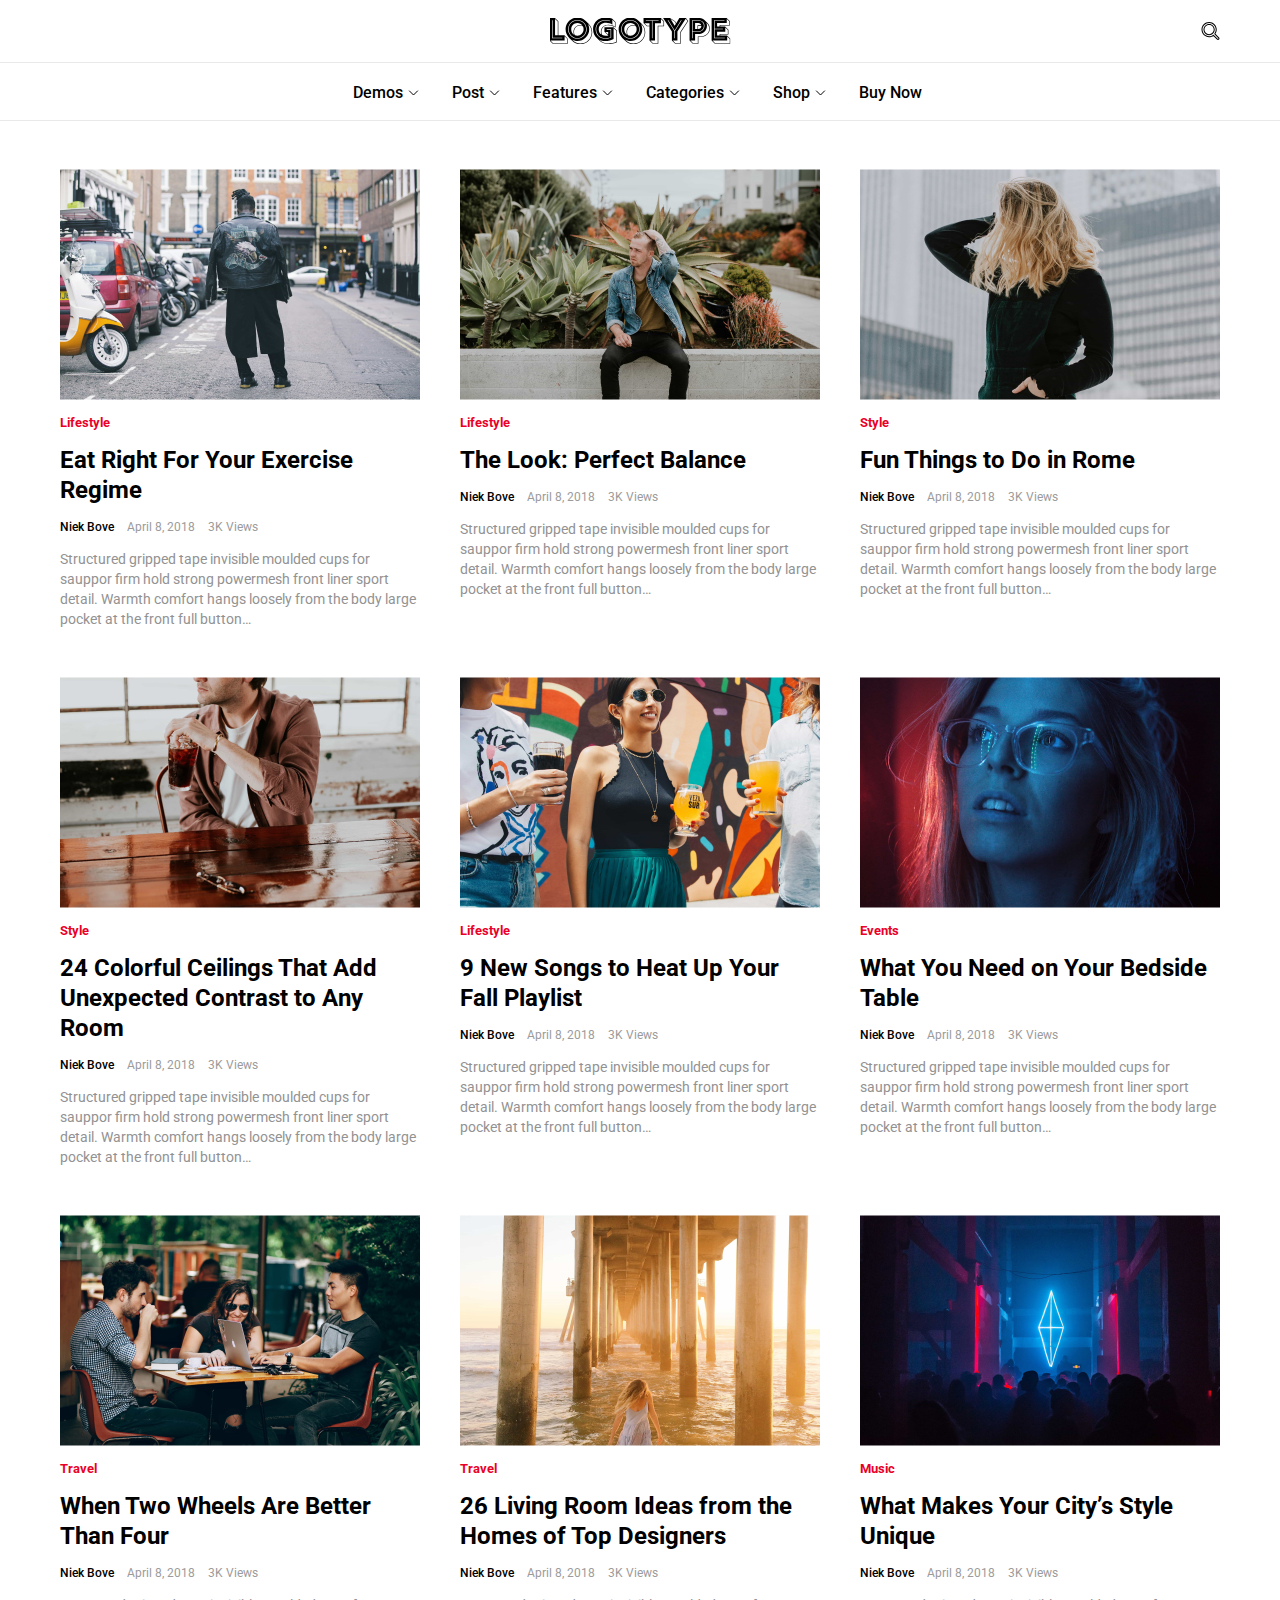
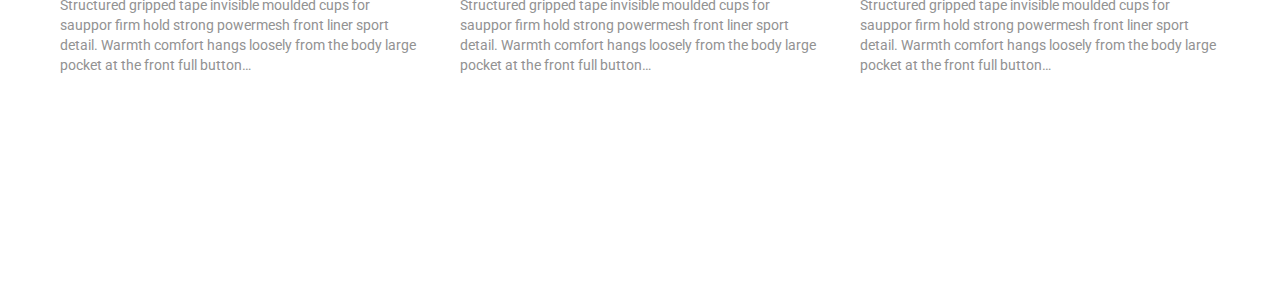
<file: docs/index.html>
<!DOCTYPE html>
<html lang="en">
<head>
    <meta charset="UTF-8">
    <meta http-equiv="X-UA-Compatible" content="IE=edge">
    <meta name="viewport" content="width=device-width, initial-scale=1.0">
    <title>test</title>
    <link rel="preconnect" href="https://fonts.googleapis.com">
    <link rel="preconnect" href="https://fonts.gstatic.com" crossorigin>
    <link href="https://fonts.googleapis.com/css2?family=Roboto:wght@400;500;700&display=swap" rel="stylesheet">
    <link rel="stylesheet" href="css/main.css">
</head>
<body>
    <div class="mobile-menu">
    <div class="mobile-header">
        <div class="container">
            <div class="mobile-menu_inner">
                <a href="#" class="mobile-logo">
                    <img src="images/Logotype.svg" alt="logo">
                </a>
                <div class="mobile-menu_close">
                    <img src="images/icons/close_menu.svg" alt="close">
                </div>
            </div>
        </div>
    </div>
    <div class="mobile-main">
        <div class="container">
            <ul class="header-menu">
                <li>
                    <a href="#">
                        <span>Demos</span>
                        <img src="images/icons/Path_down.svg" alt="arrow">
                    </a>
                </li>
                <li>
                    <a href="#">
                        <span>Post</span>
                        <img src="images/icons/Path_down.svg" alt="arrow">
                    </a>
                    <ul class="header-menu_inner">
                        <li>
                            <a href="#">
                                <span>Post Header</span>
                                <img src="images/icons/Path_right.svg" alt="arrow">
                            </a>
                        </li>
                        <li>
                            <a href="#">
                                <span>Post Layout</span>
                                <img src="images/icons/Path_right.svg" alt="arrow">
                            </a>
                        </li>
                        <li>
                            <a href="#">
                                <span>Share&nbsp;Buttons</span>
                                <img src="images/icons/Path_right.svg" alt="arrow">
                            </a>
                        </li>
                        <li>
                            <a href="#">
                                <span>Gallery Post</span>
                                <img src="images/icons/Path_right.svg" alt="arrow">
                            </a>
                        </li>
                        <li>
                            <a href="#">
                                <span>Video Post</span>
                                <img src="images/icons/Path_right.svg" alt="arrow">
                            </a>
                        </li>
                    </ul>
                </li>
                <li>
                    <a href="#">
                        <span>Features</span>
                        <img src="images/icons/Path_down.svg" alt="arrow">
                    </a>
                </li>
                <li>
                    <a href="#">
                        <span>Categories</span>
                        <img  src="images/icons/Path_down.svg" alt="arrow">
                    </a>
                </li>
                <li>
                    <a href="#">
                        <span>Shop</span>
                        <img src="images/icons/Path_down.svg" alt="arrow">
                    </a>
                </li>
                <li>
                    <a href="#">
                        <span>Buy Now</span>
                        
                    </a>
                </li>
            </ul>
        </div>
        

    </div>
    
</div>
    <div id="overlay"></div>
    <header class="header">
        
    <div class="container">
        <div class="header-inner">
            <div class="mobile-nav">
                <img src="images/icons/open_menu.svg" alt="menu">
            </div>
            <a href="#" class="logo">
                <img src="images/Logotype.svg" alt="logo">
            </a>
            <div class="icon-seach">
                <img src="images/icons/search.svg" alt="seach">
            </div>
        </div>
    </div>
  
</header> 
    <nav class="nav">
    <div class="container">
        <ul class="header-menu">
            <li>
                <a href="#">
                    <span>Demos</span>
                    <img src="images/icons/Path_down.svg" alt="arrow">
                </a>
            </li>
            <li>
                <a href="#">
                    <span>Post</span>
                    <img src="images/icons/Path_down.svg" alt="arrow">
                </a>
                <ul class="header-menu_inner">
                    <li>
                        <a href="#">
                            <span>Post Header</span>
                            <img src="images/icons/Path_right.svg" alt="arrow">
                        </a>
                    </li>
                    <li>
                        <a href="#">
                            <span>Post Layout</span>
                            <img src="images/icons/Path_right.svg" alt="arrow">
                        </a>
                    </li>
                    <li>
                        <a href="#">
                            <span>Share&nbsp;Buttons</span>
                            <img src="images/icons/Path_right.svg" alt="arrow">
                        </a>
                    </li>
                    <li>
                        <a href="#">
                            <span>Gallery Post</span>
                            <img src="images/icons/Path_right.svg" alt="arrow">
                        </a>
                    </li>
                    <li>
                        <a href="#">
                            <span>Video Post</span>
                            <img src="images/icons/Path_right.svg" alt="arrow">
                        </a>
                    </li>
                </ul>
            </li>
            <li>
                <a href="#">
                    <span>Features</span>
                    <img src="images/icons/Path_down.svg" alt="arrow">
                </a>
            </li>
            <li>
                <a href="#">
                    <span>Categories</span>
                    <img  src="images/icons/Path_down.svg" alt="arrow">
                </a>
            </li>
            <li>
                <a href="#">
                    <span>Shop</span>
                    <img src="images/icons/Path_down.svg" alt="arrow">
                </a>
            </li>
            <li>
                <a href="#">
                    <span>Buy Now</span>
                    
                </a>
            </li>
        </ul>
    </div>
</nav>
    <section class="post-gallery">
    <div class="container">
        <div class="post-gallery_inner">
            <div class="post-gallery_item">
                <div class="post-img">
                    <img src="images/card_img/01.jpg" srcset="images/card_img/11.jpg 335w, images/card_img/01.jpg 360w" alt="image">
                </div>
                <h3 class="post-category">Lifestyle</h3>
                <h2 class="post-title">Eat Right For Your Exercise Regime</h2>
                <div class="post-data">
                    <h3 class="post-author">Niek Bove</h3>
                    <span class="post-date">April 8, 2018</span>
                    <span class="post-views">3K Views</span>
                </div>
                <p>
                    Structured gripped tape invisible moulded cups for sauppor firm hold strong powermesh front liner sport detail. 
                    Warmth comfort hangs loosely from the body large pocket at the front full button…
                </p>
            </div>
            <div class="post-gallery_item">
                <div class="post-img">
                    <img src="images/card_img/02.jpg"  srcset="images/card_img/12.jpg 335w, images/card_img/02.jpg 360w" alt="image">
                </div>
                <h3 class="post-category">Lifestyle</h3>
                <h2 class="post-title">The Look: Perfect Balance</h2>
                <div class="post-data">
                    <h3 class="post-author">Niek Bove</h3>
                    <span class="post-date">April 8, 2018</span>
                    <span class="post-views">3K Views</span>
                </div>
                <p>
                    Structured gripped tape invisible moulded cups for sauppor firm hold strong powermesh front liner sport detail. 
                    Warmth comfort hangs loosely from the body large pocket at the front full button…
                </p>
                
            </div>
            <div class="post-gallery_item">
                <div class="post-img">
                    <img src="images/card_img/03.jpg" srcset="images/card_img/03.jpg 335w, images/card_img/03.jpg 360w" alt="image">
                </div>
                <h3 class="post-category">Style</h3>
                <h2 class="post-title">Fun Things to Do in Rome</h2>
                <div class="post-data">
                    <h3 class="post-author">Niek Bove</h3>
                    <span class="post-date">April 8, 2018</span>
                    <span class="post-views">3K Views</span>
                </div>
                <p>
                    Structured gripped tape invisible moulded cups for sauppor firm hold strong powermesh front liner sport detail. 
                    Warmth comfort hangs loosely from the body large pocket at the front full button…
                </p>
            </div>
            <div class="post-gallery_item">
                <div class="post-img">
                    <img src="images/card_img/04.jpg" srcset="images/card_img/04.jpg 335w, images/card_img/04.jpg 360w" alt="image">
                </div>
                <h3 class="post-category">Style</h3>
                <h2 class="post-title">24 Colorful Ceilings That Add Unexpected Contrast to Any Room</h2>
                <div class="post-data">
                    <h3 class="post-author">Niek Bove</h3>
                    <span class="post-date">April 8, 2018</span>
                    <span class="post-views">3K Views</span>
                </div>
                <p>
                    Structured gripped tape invisible moulded cups for sauppor firm hold strong powermesh front liner sport detail. 
                    Warmth comfort hangs loosely from the body large pocket at the front full button…
                </p>
            </div>
            <div class="post-gallery_item">
                <div class="post-img">
                    <img src="images/card_img/05.jpg" srcset="images/card_img/05.jpg 335w, images/card_img/05.jpg 360w" alt="image">
                </div>
                <h3 class="post-category">Lifestyle</h3>
                <h2 class="post-title">9 New Songs to Heat Up Your Fall Playlist</h2>
                <div class="post-data">
                    <h3 class="post-author">Niek Bove</h3>
                    <span class="post-date">April 8, 2018</span>
                    <span class="post-views">3K Views</span>
                </div>
                <p>
                    Structured gripped tape invisible moulded cups for sauppor firm hold strong powermesh front liner sport detail.
                     Warmth comfort hangs loosely from the body large pocket at the front full button…
                </p>
            </div>
            <div class="post-gallery_item">
                <div class="post-img">
                    <img src="images/card_img/06.jpg" srcset="images/card_img/06.jpg 335w, images/card_img/06.jpg 360w" alt="image">
                </div>
                <h3 class="post-category">Events</h3>
                <h2 class="post-title">What You Need on Your Bedside Table</h2>
                <div class="post-data">
                    <h3 class="post-author">Niek Bove</h3>
                    <span class="post-date">April 8, 2018</span>
                    <span class="post-views">3K Views</span>
                </div>
                <p>
                    Structured gripped tape invisible moulded cups for sauppor firm hold strong powermesh front liner sport detail.
                     Warmth comfort hangs loosely from the body large pocket at the front full button…
                </p>
            </div>
            <div class="post-gallery_item">
                <div class="post-img">
                    <img src="images/card_img/07.jpg" srcset="images/card_img/07.jpg 335w, images/card_img/07.jpg 360w" alt="image">
                </div>
                <h3 class="post-category">Travel</h3>
                <h2 class="post-title">When Two Wheels Are Better Than Four</h2>
                <div class="post-data">
                    <h3 class="post-author">Niek Bove</h3>
                    <span class="post-date">April 8, 2018</span>
                    <span class="post-views">3K Views</span>
                </div>
                <p>
                    Structured gripped tape invisible moulded cups for sauppor firm hold strong powermesh front liner sport detail.
                     Warmth comfort hangs loosely from the body large pocket at the front full button…
                </p>
            </div>
            <div class="post-gallery_item">
                <div class="post-img">
                    <img src="images/card_img/08.jpg" srcset="images/card_img/08.jpg 335w, images/card_img/08.jpg 360w" alt="image">
                </div>
                <h3 class="post-category">Travel</h3>
                <h2 class="post-title">26 Living Room Ideas from the Homes of Top Designers</h2>
                <div class="post-data">
                    <h3 class="post-author">Niek Bove</h3>
                    <span class="post-date">April 8, 2018</span>
                    <span class="post-views">3K Views</span>
                </div>
                <p>
                    Structured gripped tape invisible moulded cups for sauppor firm hold strong powermesh front liner sport detail.
                     Warmth comfort hangs loosely from the body large pocket at the front full button…
                </p>
            </div>
            <div class="post-gallery_item">
                <div class="post-img">
                    <img src="images/card_img/09.jpg" srcset="images/card_img/09.jpg 335w, images/card_img/09.jpg 360w" alt="image">
                </div>
                <h3 class="post-category">Music</h3>
                <h2 class="post-title">What Makes Your City’s Style Unique</h2>
                <div class="post-data">
                    <h3 class="post-author">Niek Bove</h3>
                    <span class="post-date">April 8, 2018</span>
                    <span class="post-views">3K Views</span>
                </div>
                <p>
                    Structured gripped tape invisible moulded cups for sauppor firm hold strong powermesh front liner sport detail.
                     Warmth comfort hangs loosely from the body large pocket at the front full button…
                </p>
            </div>
        </div>
    </div>
</section>

    <script src="js/main.js"></script>
</body>
</html>
</file>
<file: docs/css/main.css>
* {
  -webkit-box-sizing: border-box;
          box-sizing: border-box; }

html {
  font-size: 16px; }

body {
  margin: 0;
  padding: 0;
  font-family: 'Roboto', sans-serif; }

img {
  max-width: 100%;
  display: block;
  height: auto; }

h1, h2, h3, h4, h5, h6, p {
  margin: 0;
  padding: 0; }

ol, ul {
  margin: 0;
  padding: 0;
  list-style-type: none; }

ol li, ul li {
  margin: 0;
  padding: 0; }

a {
  text-decoration: none; }

.container {
  margin: 0 auto;
  max-width: 1160px; }

@media (max-width: 768px) {
  .container {
    padding-left: 1.25rem;
    padding-right: 1.25rem; } }

#overlay {
  display: none;
  top: 0;
  bottom: 0;
  left: 0;
  right: 0;
  background-color: rgba(204, 204, 204, 0.5);
  position: absolute;
  z-index: 1; }

#overlay.active {
  display: block; }

.header {
  background-color: #fff;
  overflow: hidden;
  -webkit-transform: translateY(0);
      -ms-transform: translateY(0);
          transform: translateY(0);
  -webkit-transition: .5s;
  -o-transition: .5s;
  transition: .5s; }

.nav {
  position: sticky;
  top: 0;
  background-color: #fff;
  -webkit-transition: top 2s ease;
  -o-transition: top 2s ease;
  transition: top 2s ease;
  outline: 2px solid #fff; }

.nav[data-state="up"] {
  top: -60px; }

.nav[data-state="bt"] {
  top: 0px; }

@media (max-width: 768px) {
  .nav {
    display: none; } }

.header.active {
  -webkit-transform: translateY(100%);
      -ms-transform: translateY(100%);
          transform: translateY(100%); }

@media (max-width: 768px) {
  .header {
    position: static; } }

.header-inner {
  height: 62px;
  position: relative; }

@media (max-width: 768px) {
  .header {
    margin-bottom: 0px;
    height: 62px; } }

.logo {
  top: 50%;
  left: 50%;
  -webkit-transform: translate(-50%, -50%);
      -ms-transform: translate(-50%, -50%);
          transform: translate(-50%, -50%);
  position: absolute; }

.icon-seach {
  top: 50%;
  right: 0;
  -webkit-transform: translateY(-50%);
      -ms-transform: translateY(-50%);
          transform: translateY(-50%);
  position: absolute; }

.mobile-nav {
  display: none;
  left: 0;
  top: 50%;
  -webkit-transform: translateY(-50%);
      -ms-transform: translateY(-50%);
          transform: translateY(-50%);
  position: absolute; }

@media (max-width: 768px) {
  .mobile-nav {
    display: block; } }

.nav {
  width: 100%;
  /*padding-top: 1.25rem;
    padding-bottom: 1.25rem;*/
  border-top: 1px solid #E9E9E9;
  border-bottom: 1px solid #E9E9E9; }

@media (max-width: 768px) {
  .nav {
    border: none; } }

.header-menu {
  padding-top: 22px;
  /*height: 57px;*/
  display: -webkit-box;
  display: -ms-flexbox;
  display: flex;
  -webkit-box-orient: horizontal;
  -webkit-box-direction: normal;
      -ms-flex-direction: row;
          flex-direction: row;
  -webkit-box-pack: center;
      -ms-flex-pack: center;
          justify-content: center;
  -webkit-box-align: start;
      -ms-flex-align: start;
          align-items: flex-start;
  position: relative; }

.mobile-main .header-menu {
  display: -webkit-box;
  display: -ms-flexbox;
  display: flex;
  -webkit-box-orient: vertical;
  -webkit-box-direction: normal;
      -ms-flex-direction: column;
          flex-direction: column; }

.mobile-main .header-menu li {
  height: 48px;
  display: -webkit-box;
  display: -ms-flexbox;
  display: flex;
  -webkit-box-align: center;
      -ms-flex-align: center;
          align-items: center;
  width: 100%;
  border-bottom: 1px solid #E9E9E9; }

.mobile-main .header-menu li:last-child {
  border: none; }

@media (max-width: 768px) {
  .header-menu {
    display: none; } }

.header-menu li {
  height: 35px;
  /* !!! */
  margin-right: 2.06rem;
  position: relative; }

.header-menu li:last-child {
  margin-right: 0; }

.header-menu li a {
  display: -webkit-box;
  display: -ms-flexbox;
  display: flex;
  font-weight: 500;
  font-size: 1rem;
  line-height: 16px;
  color: #000; }

.header-menu li a span {
  margin-right: 0.31rem; }

.header-menu_inner {
  top: 35px;
  /* !! */
  left: 0;
  display: none;
  padding: 1.25rem;
  width: 176px;
  /*height: 173px;*/
  border: 1px solid #E9E9E9;
  background-color: #fff;
  -webkit-box-orient: vertical;
  -webkit-box-direction: normal;
      -ms-flex-direction: column;
          flex-direction: column;
  -webkit-box-pack: center;
      -ms-flex-pack: center;
          justify-content: center;
  position: absolute;
  z-index: 1; }

.header-menu_inner li {
  display: -webkit-box;
  display: -ms-flexbox;
  display: flex;
  width: 131px;
  border-bottom: 1px solid #E9E9E9;
  padding-bottom: 0.5rem;
  padding-top: 0.5rem; }

.header-menu li:hover .header-menu_inner, .header-menu_inner:hover {
  display: -webkit-box;
  display: -ms-flexbox;
  display: flex; }

.header-menu_inner li:last-child {
  border-bottom: none; }

.header-menu_inner li a {
  display: -webkit-box;
  display: -ms-flexbox;
  display: flex;
  width: 131px;
  -webkit-box-pack: justify;
      -ms-flex-pack: justify;
          justify-content: space-between;
  font-weight: 400;
  font-size: 0.81rem;
  line-height: 13px; }

.header-menu_inner li a span {
  margin-right: 1.25rem; }

.header-menu_inner li a:hover {
  padding-left: 0.5rem;
  color: #969696; }

.post-gallery {
  margin-bottom: 10.31rem; }

.post-gallery_inner {
  margin-top: 3rem;
  display: -webkit-box;
  display: -ms-flexbox;
  display: flex;
  -webkit-box-orient: horizontal;
  -webkit-box-direction: normal;
      -ms-flex-direction: row;
          flex-direction: row;
  -ms-flex-wrap: wrap;
      flex-wrap: wrap;
  -webkit-box-pack: center;
      -ms-flex-pack: center;
          justify-content: center;
  -webkit-box-align: start;
      -ms-flex-align: start;
          align-items: flex-start; }

.post-gallery_item {
  margin-right: 2.5rem;
  margin-bottom: 3rem;
  width: 360px; }

@media (max-width: 768px) {
  .post-gallery_item {
    margin: 0 auto;
    margin-bottom: 2rem;
    width: 335px; } }

.post-gallery_item:nth-child(3n) {
  margin-right: 0; }

@media (max-width: 1150px) {
  .post-gallery_item:nth-child(3n) {
    margin-right: 2.5rem; } }

@media (max-width: 768px) {
  .post-gallery_item:nth-child(3n) {
    margin: 0 auto;
    margin-bottom: 2rem;
    width: 335px; } }

.post-gallery_item p {
  width: 360px;
  font-weight: 400;
  font-size: 0.875rem;
  line-height: 20px;
  color: #929292; }

@media (max-width: 768px) {
  .post-img {
    width: 335px;
    height: 230px; } }

.post-category {
  margin-top: 1rem;
  margin-bottom: 1rem;
  margin-right: 0.8125rem;
  font-weight: 700;
  font-size: 0.8125rem;
  line-height: 13px;
  color: #EB0028; }

.post-title {
  margin-bottom: 1rem;
  font-weight: 700;
  font-size: 1.5rem;
  line-height: 30px; }

.post-data {
  margin-bottom: 1rem;
  display: -webkit-box;
  display: -ms-flexbox;
  display: flex;
  -webkit-box-orient: horizontal;
  -webkit-box-direction: normal;
      -ms-flex-direction: row;
          flex-direction: row;
  -webkit-box-align: center;
      -ms-flex-align: center;
          align-items: center; }

.post-author {
  margin-right: 0.8125rem;
  font-weight: 500;
  font-size: 0.75rem;
  line-height: 12px;
  color: #000; }

.post-date {
  margin-right: 0.8125rem;
  font-weight: 400;
  font-size: 0.75rem;
  line-height: 12px;
  color: #9B9B9B; }

.post-views {
  font-weight: 400;
  font-size: 0.75rem;
  line-height: 12px;
  color: #9B9B9B; }

.mobile-menu {
  display: none;
  position: fixed;
  top: 0;
  bottom: 0;
  left: 0;
  width: 100%;
  /*height: 200px;*/
  max-width: 320px;
  -webkit-transform: translateX(-100%);
      -ms-transform: translateX(-100%);
          transform: translateX(-100%);
  -webkit-transition: .5s;
  -o-transition: .5s;
  transition: .5s;
  background-color: #fff;
  z-index: 5; }

.mobile-menu.active {
  -webkit-transform: translateX(0);
      -ms-transform: translateX(0);
          transform: translateX(0); }

@media (max-width: 768px) {
  .mobile-menu {
    display: block; } }

.mobile-header {
  border-bottom: 1px solid #E9E9E9; }

.mobile-menu_inner {
  margin-top: 2rem;
  margin-bottom: 1.625rem;
  display: -webkit-box;
  display: -ms-flexbox;
  display: flex;
  -webkit-box-orient: horizontal;
  -webkit-box-direction: normal;
      -ms-flex-direction: row;
          flex-direction: row;
  -webkit-box-pack: justify;
      -ms-flex-pack: justify;
          justify-content: space-between;
  -webkit-box-align: center;
      -ms-flex-align: center;
          align-items: center; }

/* Retina -------------------------- */
@media only screen and (-webkit-min-device-pixel-ratio: 2), only screen and (-o-min-device-pixel-ratio: 2 / 1), only screen and (min-device-pixel-ratio: 2), only screen and (-o-min-device-pixel-ratio: 2/1), only screen and (min-resolution: 192dpi), only screen and (min-resolution: 2dppx) {
  .social li a,
  .ico-help,
  .ico-like,
  .ico-present,
  .istore a:after {
    background-image: url(images/sprite@2x.png);
    -ie-background-size: 300px 150px;
    background-size: 300px 150px; } }

/*# sourceMappingURL=[data-uri] */
</file>
